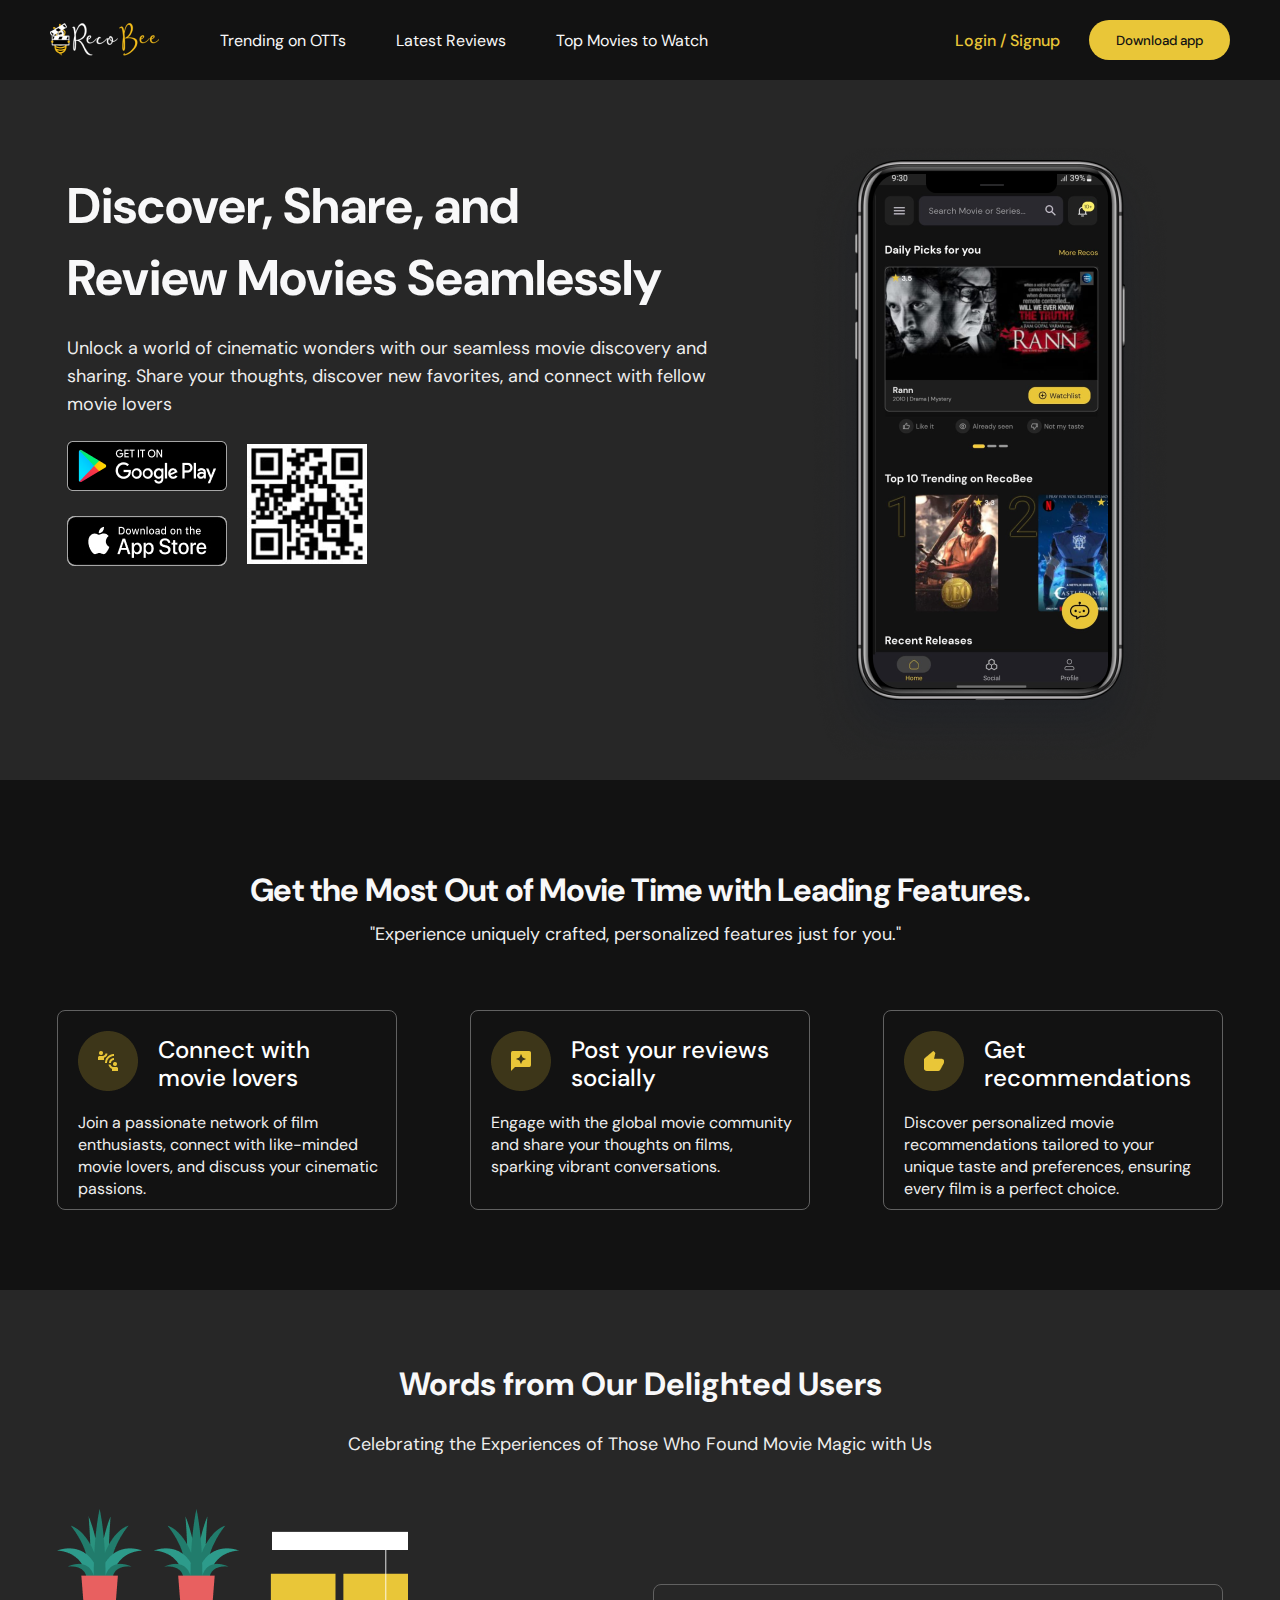
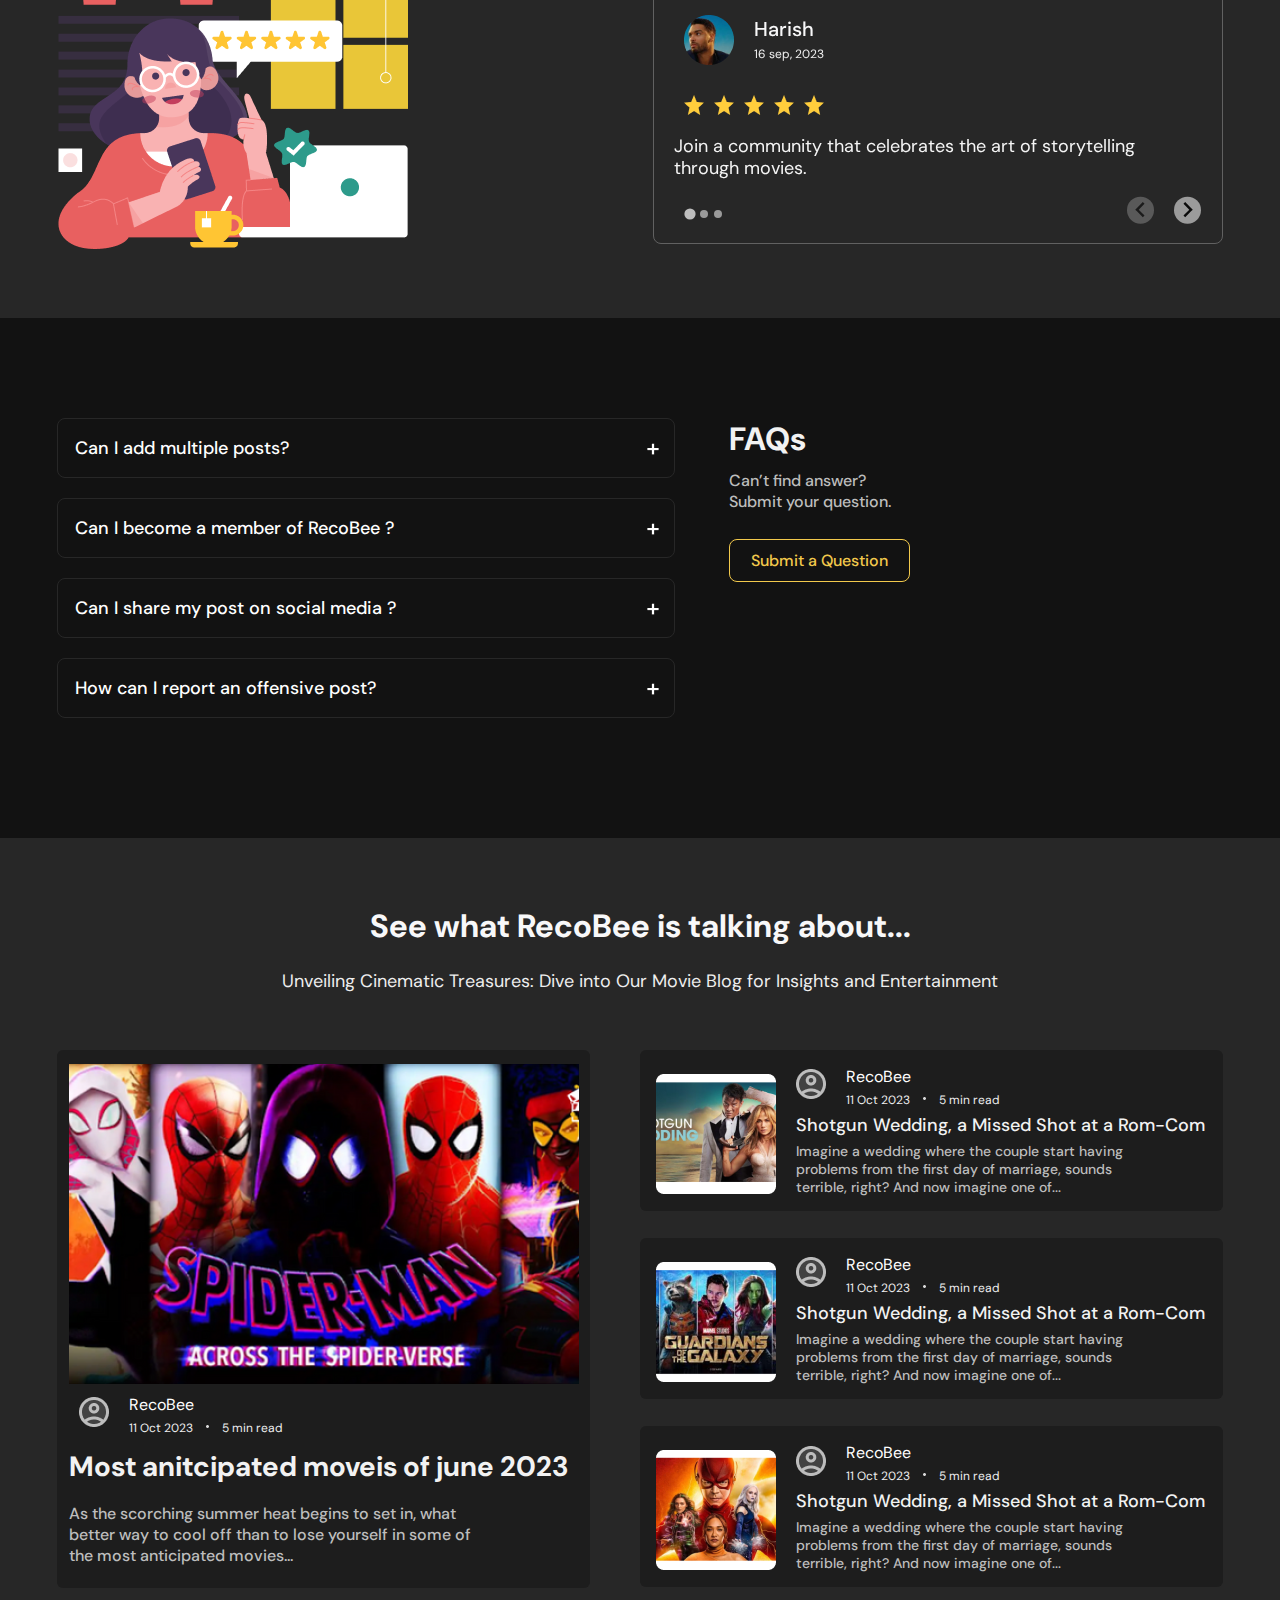
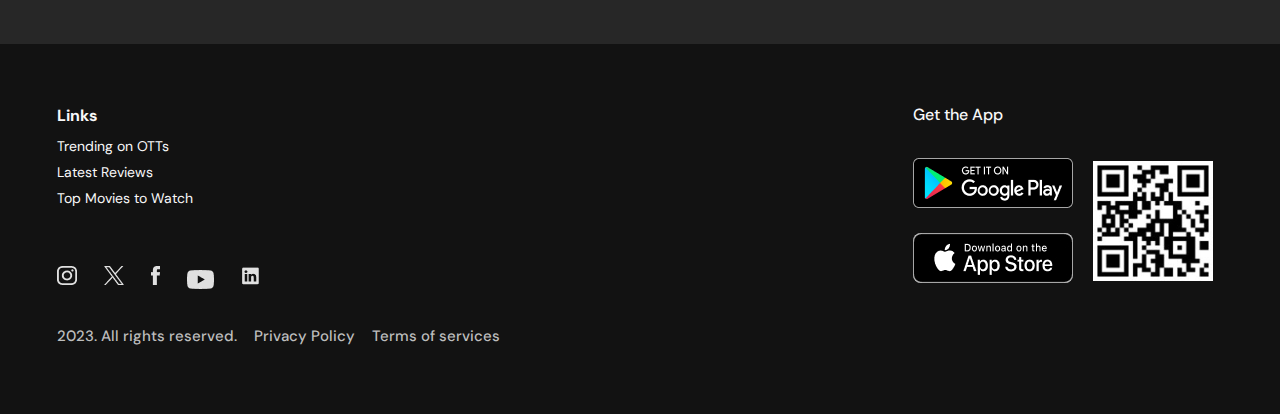
<file: index.html>
<!DOCTYPE html>
<html lang="en">
<head>
    <meta charset="UTF-8">
    <meta name="viewport" content="width=device-width, initial-scale=1.0">
    <link rel="preconnect" href="https://fonts.googleapis.com">
    <link rel="preconnect" href="https://fonts.gstatic.com" crossorigin>
    <link href="https://fonts.googleapis.com/css2?family=DM+Sans:opsz@9..40&display=swap" rel="stylesheet">
    <link rel="stylesheet" type="text/css" href="style.css">
    <link rel="stylesheet" type="text/css" href="responsive.css">               
    <!-- css CDN -->
    <link href="https://cdn.jsdelivr.net/npm/@splidejs/splide@4.1.4/dist/css/splide.min.css" rel="stylesheet">
    <title>RecoBee</title>
</head>
<body>
    <div class="layout-container">
        <div class="layout-container">
            <div class="nav-container">
                <div class="nav-image">
                    <img src="./images/nav_image/RecoBee logo.png" alt="">
                </div>
                <div class="nav-link">
                    <div class="nav-link-material">
                        <div class="nav-inr-link">
                            <a class="nav-item" target="_blank" href="https://www.google.com">Trending on OTTs</a>
                            <a class="nav-item" href="#">Latest Reviews</a>
                            <a class="nav-item" href="#">Top Movies to Watch</a>
                        </div>
                        <div class="login-signup">
                            <a class="nav-lo-sp" href="#">Login</a>
                            <span class="slash">/</span>
                            <a class="nav-lo-sp" href="#">Signup</a>
                        </div>
                    </div>
                    <div class="click-button">
                        <img  class="openIcon" src="./images/nav_image/hamburgermenu.svg" alt="">
                        <img  class="closeIcon" src="./images/nav_image/cross.png" alt="">
                    </div>
                </div>
                <div class="download-btn">
                    <button>Download app</button>
                </div>
            </div>
            <!-- main section start -->
            <div class="main-container">
                <div class="inner-main-container">
                    <div class="main-container-details">
                        <div class="main-heading">
                            <h1>Discover, Share, and <br/>Review Movies Seamlessly</h1>
                        </div>
                        <div class="main-paragraph">
                            <p>
                                Unlock a world of cinematic wonders with our seamless movie discovery and sharing. Share your thoughts, discover new favorites, and connect with fellow movie lovers
                            </p>
                        </div>
                        <div class="link-scanner">
                            <div class="two-links-image">
                                <div class="m-g-pay">
                                    <a href="#"><img src="./images/main-section-image/Store badge.png" alt=""></a>
                                </div>
                                <div class="m-app-store">
                                    <a href="#"><img src="./images/main-section-image/Store badge.jpg" alt=""></a>
                                </div>
                            </div>
                            <div class="m-scanner">
                                <img src="./images/main-section-image/Scanner.png" alt="Scanner">
                            </div>
                        </div>
                    </div>
                    <div class="main-container-image">
                        <div class="main-inner-image">
                            <img class="image-desktop" src="./images/main-section-image/PhoneMockup.png" alt="">
                            <img class="mobile-image" src="./images/main-section-image/Mobile.png" alt="">
                        </div>
                    </div>
                </div>
            </div>
            <!-- Leading features section -->
            <div class="leading-features">
                <div class="features-container">
                    <div class="fea-heading-para">
                        <h2>Get the Most Out of Movie Time with Leading Features.</h2>
                        <p>"Experience uniquely crafted, personalized features just for you."</p>
                    </div>
                    <div class="fea-three-box">
                        <div class="fea-box">
                            <div class="img-para">
                                <div class="fea-image">
                                    <img src="./images/features-images/Icon.png" alt="">
                                </div>
                                <div class="fea-para">
                                    <p>Connect with movie lovers</p>
                                </div>
                            </div>
                            <div class="fea-outer-para">
                                <p>Join a passionate network of film enthusiasts, connect with like-minded movie lovers, and discuss your cinematic passions.</p>
                            </div>
                        </div>
                        <div class="fea-box">
                            <div class="img-para">
                                <div class="fea-image">
                                    <img src="./images/features-images/Icon(1).png" alt="">
                                </div>
                                <div class="fea-para">
                                    <p>Post your reviews socially</p>
                                </div>
                            </div>
                            <div class="fea-outer-para">
                                <p>Engage with the global movie community and share your thoughts on films, sparking vibrant conversations.</p>
                            </div>
                        </div>
                        <div class="fea-box">
                            <div class="img-para">
                                <div class="fea-image">
                                    <img src="./images/features-images/Icon(2).png" alt="">
                                </div>
                                <div class="fea-para">
                                    <p>Get recommendations</p>
                                </div>
                            </div>
                            <div class="fea-outer-para">
                                <p>Discover personalized movie recommendations tailored to your unique taste and preferences, ensuring every film is a perfect choice.</p>
                            </div>
                        </div>
                    </div>
                </div>
            </div>
            <!-- Delighted Users section start -->
            <div class="delight-user-container">
                <div class="inner-user-container">
                    <div class="user-heading">
                        <h3>Words from Our Delighted Users</h3>
                        <p>Celebrating the Experiences of Those Who Found Movie Magic with Us</p>
                    </div>
                    <div class="user-boxes">
                        <div class="user-first-box">
                            <img src="./images/delight-users-img/Image.png" alt="">
                        </div>
                        <div class="testimonial-section">
                            <div class="splide">
                                <div class="splide__track">
                                    <div class="splide__list">
                                        <div class="splide__slide">
                                            <div class="card_box">
                                                <div class="card-image-heading">
                                                    <div class="card-image">
                                                        <img src="./images/delight-users-img/Profile image autolayout.png" alt="">
                                                    </div>
                                                    <div class="card-heading">
                                                        <p class="card-username">Harish</p>
                                                        <p class="card-date">16 sep, 2023</p>
                                                    </div>
                                                </div>
                                                <div class="card-stars">
                                                    <img src="./images/delight-users-img/Rating.png" alt="">
                                                </div>
                                                <div class="card-main-heading">
                                                    <p>Join a community that celebrates the art of storytelling through movies.</p>
                                                </div>
                                            </div>
                                        </div>
                                        <div class="splide__slide">
                                            <div class="card_box">
                                                <div class="card-image-heading">
                                                    <div class="card-image">
                                                        <img src="./images/delight-users-img/Profile image autolayout.png" alt="">
                                                    </div>
                                                    <div class="card-heading">
                                                        <p class="card-username">Harish</p>
                                                        <p class="card-date">16 sep, 2023</p>
                                                    </div>
                                                </div>
                                                <div class="card-stars">
                                                    <img src="./images/delight-users-img/Rating.png" alt="">
                                                </div>
                                                <div class="card-main-heading">
                                                    <p>Join a community that celebrates the art of storytelling through movies.</p>
                                                </div>
                                            </div>
                                        </div>
                                        <div class="splide__slide">
                                            <div class="card_box">
                                                <div class="card-image-heading">
                                                    <div class="card-image">
                                                        <img src="./images/delight-users-img/Profile image autolayout.png" alt="">
                                                    </div>
                                                    <div class="card-heading">
                                                        <p class="card-username">Harish</p>
                                                        <p class="card-date">16 sep, 2023</p>
                                                    </div>
                                                </div>
                                                <div class="card-stars">
                                                    <img src="./images/delight-users-img/Rating.png" alt="">
                                                </div>
                                                <div class="card-main-heading">
                                                    <p>Join a community that celebrates the art of storytelling through movies.</p>
                                                </div>
                                            </div>
                                        </div>
                                    </div>
                                </div>
                            </div>
                        </div>
                    </div>
                </div>
            </div>
            <!-- accordion section start -->
            <div class="accordion-section">
                <div class="acc-inner">
                    <div class="inner-four-acc">
                        <div class="accordion">
                            <div class="item">
                                <div class="headin-op-cl-icon">
                                    <h4>Can I add multiple posts?</h4>
                                    <div class="iconOpen">
                                        <img src="./images/accordian-images/plus.png" alt="">
                                    </div>
                                    <div class="iconClose">
                                        <img src="./images/accordian-images/remove.png" alt="">
                                    </div>
                                </div>
                                <!-- Hide-box -->
                                <div class="hidden-box">
                                    <p>
                                        Enter your answer here. Be thoughtful, write clearly and concisely, and consider adding written as well as visual examples. Go over what you’ve written to make sure that if it was the first time you were visiting the site, you’d understand your answer.
                                    </p>
                                </div>
                            </div>
                            <div class="item">
                                <div class="headin-op-cl-icon">
                                    <h4>Can I become a member of RecoBee ?</h4>
                                    <div class="iconOpen">
                                        <img src="./images/accordian-images/plus.png" alt="">
                                    </div>
                                    <div class="iconClose">
                                        <img src="./images/accordian-images/remove.png" alt="">
                                    </div>
                                </div>
                                <!-- Hide-box -->
                                <div class="hidden-box">
                                    <p>
                                        Enter your answer here. Be thoughtful, write clearly and concisely, and consider adding written as well as visual examples. Go over what you’ve written to make sure that if it was the first time you were visiting the site, you’d understand your answer.
                                    </p>
                                </div>
                            </div>
                            <div class="item">
                                <div class="headin-op-cl-icon">
                                    <h4>Can I share my post on social media ?</h4>
                                    <div class="iconOpen">
                                        <img src="./images/accordian-images/plus.png" alt="">
                                    </div>
                                    <div class="iconClose">
                                        <img src="./images/accordian-images/remove.png" alt="">
                                    </div>
                                </div>
                                <!-- Hide-box -->
                                <div class="hidden-box">
                                    <p>
                                        Enter your answer here. Be thoughtful, write clearly and concisely, and consider adding written as well as visual examples. Go over what you’ve written to make sure that if it was the first time you were visiting the site, you’d understand your answer.
                                    </p>
                                </div>
                            </div>
                            <div class="item">
                                <div class="headin-op-cl-icon">
                                    <h4>How can I report an offensive post?</h4>
                                    <div class="iconOpen">
                                        <img src="./images/accordian-images/plus.png" alt="">
                                    </div>
                                    <div class="iconClose">
                                        <img src="./images/accordian-images/remove.png" alt="">
                                    </div>
                                </div>
                                <!-- Hide-box -->
                                <div class="hidden-box">
                                    <p>
                                        Enter your answer here. Be thoughtful, write clearly and concisely, and consider adding written as well as visual examples. Go over what you’ve written to make sure that if it was the first time you were visiting the site, you’d understand your answer.
                                    </p>
                                </div>
                            </div>
                        </div>
                    </div>
                    <div class="qus-subm">
                        <div class="qus-inner-details">
                            <div class="acc-heading">
                                <h5>FAQs</h5>
                            </div>
                            <div class="acc-para">
                                <p>Can’t find answer? Submit your question.</p>
                            </div>
                            <div class="acc-submit-button">
                                <button class="acc-sub">Submit a Question</button>
                            </div>
                        </div>
                    </div>
                </div>
            </div>
            <!-- RecoBee talk about section  -->
            <div class="reco-talk-section">
                <div class="inner-about-sec">
                    <div class="reco-talk-head-para">
                        <h4>See what RecoBee is talking about...</h4>
                        <p>Unveiling Cinematic Treasures: Dive into Our Movie Blog for Insights and Entertainment</p>
                    </div>
                    <div class="talk-about-two-sec">
                        <div class="reco-first-sec">
                            <div class="reco-image">
                                <img src="./images/rb-talk-about-images/image1.png" alt="">
                            </div>
                            <div class="reco-icon-date">
                                <div class="reco-icon">
                                    <img src="./images/rb-talk-about-images/group1261.png" alt="">
                                </div>
                                <div class="reco-date">
                                    <p class="rco-name">
                                        RecoBee
                                    </p>
                                    <p class="reco-date-inner">
                                        11 Oct 2023
                                        <img src="./images/rb-talk-about-images/frame1196.png" alt="">
                                        5 min read
                                    </p>
                                </div>
                            </div>
                            <div class="reco-f-para">
                                <p>Most anitcipated moveis of june 2023</p>
                            </div>
                            <div class="reco-second-para">
                                <p>
                                    As the scorching summer heat begins to set in, what better way to cool off than to lose yourself in some of the most anticipated movies...
                                </p>
                            </div>
                        </div>
                        <div class="reco-second-sec">
                            <div class="movie-card">
                                <div class="movi-image">
                                    <img src="./images/rb-talk-about-images/image2.png" alt="">
                                </div>
                                <div class="mov-second-sec">
                                    <div class="mov-icon-date">
                                        <div class="mov-icon">
                                            <img src="./images/rb-talk-about-images/group1261.png" alt="">
                                        </div>
                                        <div class="mov-date">
                                            <p class="reco-s-name">RecoBee</p>
                                            <p class="reco-s-date">
                                                11 Oct 2023
                                                <img src="./images/rb-talk-about-images/frame1196.png" alt="">
                                                5 min read
                                            </p>
                                        </div>
                                    </div>
                                    <div class="mov-para">
                                        <p>Shotgun Wedding, a Missed Shot at a Rom-Com</p>
                                    </div>
                                    <div class="mov-second-para">
                                        <p>
                                            Imagine a wedding where the couple start having problems from the first day of marriage, sounds terrible, right? And now imagine one of...
                                        </p>
                                    </div>
                                </div>
                            </div>
                            <div class="movie-card">
                                <div class="movi-image">
                                    <img src="./images/rb-talk-about-images/image3.png" alt="">
                                </div>
                                <div class="mov-second-sec">
                                    <div class="mov-icon-date">
                                        <div class="mov-icon">
                                            <img src="./images/rb-talk-about-images/group1261.png" alt="">
                                        </div>
                                        <div class="mov-date">
                                            <p class="reco-s-name">RecoBee</p>
                                            <p class="reco-s-date">
                                                11 Oct 2023
                                                <img src="./images/rb-talk-about-images/frame1196.png" alt="">
                                                5 min read
                                            </p>
                                        </div>
                                    </div>
                                    <div class="mov-para">
                                        <p>Shotgun Wedding, a Missed Shot at a Rom-Com</p>
                                    </div>
                                    <div class="mov-second-para">
                                        <p>
                                            Imagine a wedding where the couple start having problems from the first day of marriage, sounds terrible, right? And now imagine one of...
                                        </p>
                                    </div>
                                </div>
                            </div>
                            <div class="movie-card">
                                <div class="movi-image">
                                    <img src="./images/rb-talk-about-images/image4.png" alt="">
                                </div>
                                <div class="mov-second-sec">
                                    <div class="mov-icon-date">
                                        <div class="mov-icon">
                                            <img src="./images/rb-talk-about-images/group1261.png" alt="">
                                        </div>
                                        <div class="mov-date">
                                            <p class="reco-s-name">RecoBee</p>
                                            <p class="reco-s-date">
                                                11 Oct 2023
                                                <img src="./images/rb-talk-about-images/frame1196.png" alt="">
                                                5 min read
                                            </p>
                                        </div>
                                    </div>
                                    <div class="mov-para">
                                        <p>Shotgun Wedding, a Missed Shot at a Rom-Com</p>
                                    </div>
                                    <div class="mov-second-para">
                                        <p>
                                            Imagine a wedding where the couple start having problems from the first day of marriage, sounds terrible, right? And now imagine one of...
                                        </p>
                                    </div>
                                </div>
                            </div>
                        </div>
                    </div>
                </div>
            </div>
            <!-- Footer section start  -->
            <div class="footer-section">
                <div class="inner-footer">
                    <div class="footer-two-section">
                        <div class="footer-first-sec">
                            <div class="footer-three-links">
                                <ul>
                                    <li class="f-s-link"><p>Links</p></li>
                                    <li><a href="#">Trending on OTTs</a></li>
                                    <li><a href="#">Latest Reviews</a></li>
                                    <li><a href="#">Top Movies to Watch</a></li>
                                </ul>
                            </div>
                            <div class="footer-app-links">
                                <ul>
                                    <li><a href="#"><img src="./images/footer-images/1ins.png" alt=""></a></li>
                                    <li><a href="#"><img src="./images/footer-images/2Vector.png" alt=""></a></li>
                                    <li><a href="#"><img src="./images/footer-images/3fac.png" alt=""></a></li>
                                    <li><a href="#"><img src="./images/footer-images/4youtube.png" alt=""></a></li>
                                    <li><a href="#"><img src="./images/footer-images/5linkdin.png" alt=""></a></li>
                                </ul>
                            </div>
                            <div class="footer-reserve-section">
                                <ul>
                                    <li>2023. All rights reserved.</li>
                                    <li>Privacy Policy</li>
                                    <li>Terms of services</li>
                                </ul>
                            </div>
                        </div>
                        <div class="footer-second-sec">
                            <div class="footer-heading">
                                <h6>Get the App</h6>
                            </div>
                            <div class="footer-link-scanner">
                                <div class="footer-links-image">
                                    <div class="footer-g-pay">
                                        <a href="#"><img src="./images/main-section-image/Store badge.png" alt=""></a>
                                    </div>
                                    <div class="footer-ap-store">
                                        <a href="#"><img src="./images/main-section-image/Store badge.jpg" alt=""></a>
                                    </div>
                                </div>
                                <div class="footer-scanner">
                                    <img src="./images/main-section-image/Scanner.png" alt="Scanner">
                                </div>
                            </div>
                        </div>
                    </div>
                </div>
            </div>
        </div>
    </div>
    <!-- javascript section -->

    <!-- link javascript file -->
    <script src="script.js"></script>
    
    <!-- js CDN -->
    <script src="https://cdn.jsdelivr.net/npm/@splidejs/splide@4.1.4/dist/js/splide.min.js"></script>
    <script>
        var splide = new Splide('.splide', {
            perPage: 1,
            perMove: 1,
            // type: 'loop',
            drag: 'free',
            snap: true,
            // autoplay: true,
        });
        splide.mount();
    </script>
</body>
</html>
</file>
<file: style.css>
* {
   margin: 0;
   padding: 0;
   box-sizing: border-box;
   font-family: 'DM Sans', sans-serif;
}

html {
   scroll-behavior: smooth;
}

/* Design scrollbar  */
body::-webkit-scrollbar {
   width: 8px;
}

body::-webkit-scrollbar-track {
   background-color: #121212;
}

body::-webkit-scrollbar-thumb {
   background-color: #F8F8F9;
   border-radius: 10px;
}



/* Design scrollbar */

.layout-container {
   width: 100%;
}

/* navbar section */

.nav-container {
   width: 100%;
   height: 80px;
   background: #121212;
   display: flex;
   justify-content: center;
   align-items: center;
   position: relative;
}

.nav-image {
   position: absolute;
   top: 16px;
   left: 50px;
}

.nav-image img {
   width: 109px;
   height: 47px;
}

.nav-link-material {
   display: flex;
   justify-content: space-between;
   align-items: center;
}

.nav-inr-link {
   width: 488px;
   float: left;
   display: flex;
   justify-content: space-between;
   align-items: center;
   position: absolute;
   left: 220px;

}

.nav-inr-link .nav-item {
   font-size: 16px;
   font-style: normal;
   font-weight: 400;
   color: #F8F8F9;
   text-decoration: none;
   transition: all .3s linear;
}

.nav-inr-link .nav-item:hover {
   border-radius: 8px;
   padding: 5px 15px;
   border:1.5px solid #F8F8F9;
   color: #F8F8F9;
   outline: none;
}

.login-signup {
   position: absolute;
   right: 220px;
}

.nav-link .login-signup .nav-lo-sp {
   font-size: 16px;
   font-style: normal;
   font-weight: 500;
   color: #E9C638;
   text-decoration: none;
   transition: all .2s linear;

}

.nav-link .login-signup .nav-lo-sp:hover{
   border: 1.5px solid #E9C638;
   padding: 5px 15px;
   border-radius: 8px;
}

.nav-link .login-signup .slash{
   font-size: 16px;
   font-style: normal;
   font-weight: 500;
   color: #E9C638;
  }

.download-btn button {
   width: 141px;
   height: 40px;
   font-weight: 14px;
   color: #121212;
   font-style: normal;
   font-weight: 500;
   border-radius: 20px;
   background-color: #E9C638;
   border: none;
   outline: none;
   cursor: pointer;
   transition: all .3s linear;
}

.download-btn button:hover{
   border: 1.5px solid #E9C638;
   background-color: #121212;
   color:  #E9C638;
}

.download-btn {
   position: absolute;
   right: 50px;
   top: 20px;
}

.click-button {
   position: absolute;
   right: 30px;
   top: 30px;
   display: none;
}

/*===========================
   Main section start
 ===========================*/

.main-container {
   width: 100%;
   height: 700px;
   background-color: #272727;
   display: flex;
   justify-content: center;
   align-items: center;
}

.inner-main-container {
   width: 1166px;
   height: 540px;
   display: flex;
   justify-content: center;
   align-items: center;
}

/* Details section */

.inner-main-container .main-container-details {
   width: 60%;
   height: 540px;
}

.main-container-details .main-heading {
   width: 100%;
   display: flex;
   align-items: center;
}


.main-container-details .main-heading h1 {
   font-size: 50px;
   font-weight: 700;
   line-height: 72px;
   word-wrap: break-word;
   color: #F8F8F9;
   font-style: normal;
   padding: 10px;
}

.main-container-details .main-paragraph p {
   font-size: 18px;
   font-weight: 400;
   padding: 10px;
   line-height: 28px;
   font-style: normal;
   color: #EEE;
   word-wrap: break-word;
}

.main-container-details .link-scanner {
   width: 100%;
   height: 123px;
   display: flex;
   align-items: center;
   margin: 16px 10px;
}

.link-scanner .two-links-image .m-app-store img {
   border-radius: 8px;
}

.m-g-pay {
   padding-bottom: 10px;
   transition: all .3s linear;
}

.m-app-store {
   padding-top: 10px;
   transition: all .3s linear;
}

.main-container-details .link-scanner .two-links-image {
   display: flex;
   flex-direction: column;
   align-items: center;
   cursor: pointer;
}

.main-container-details .link-scanner .m-scanner {
   padding: 0 20px;
   margin-top: 1px;
}

/* Image section 
------------------ */

.inner-main-container .main-container-image {
   width: 40%;
   height: 540px;
   display: flex;
   justify-content: center;
   align-items: center;
   position: relative;
}

.inner-main-container .main-inner-image img {
   margin-top: 52px;
}

/* Mobile image below  */

.main-inner-image .mobile-image {
   display: none;
}


/*===========================
    Leading features section
 ===========================*/

.leading-features {
   width: 100%;
   height: 510px;
   background-color: #121212;
   display: flex;
   justify-content: center;
   align-items: center;
}

.leading-features .features-container {
   width: 1166px;
   height: 350px;
   display: flex;
   flex-direction: column;
   justify-content: space-between;
   align-items: center;
}

.fea-heading-para {
   width: 100%;
   text-align: center;
}

.fea-heading-para h2 {
   font-size: 32px;
   font-weight: 700;
   font-style: normal;
   line-height: 60px;
   letter-spacing: -0.8px;
   color: #F8F8F9;
   word-wrap: break-word;

}

.fea-heading-para p {
   font-size: 18px;
   font-weight: 400;
   font-style: normal;
   line-height: 28px;
   word-wrap: break-word;
   color: #EEE;
   padding-right: 10px;
}

.fea-three-box {
   height: 200px;
   width: 1166px;
   display: flex;
   justify-content: space-between;
   align-items: center;
}

.fea-three-box .fea-box {
   width: 340px;
   height: 200px;
   border-radius: 8px;
   border: 0.2px solid #616161;
   padding: 10px;
   transition: all .3s linear;
}

.fea-three-box .fea-box:hover{
   background-color: #272727;
}

.img-para {
   width: 100%;
   display: flex;
   justify-content: space-between;
   align-items: center;
}

.img-para .fea-para p {
   font-size: 24px;
   font-weight: 500;
   line-height: 28px;
   font-style: normal;
   color: #FFF;
   word-wrap: break-word;
   padding: 10px;
}

.fea-box .fea-outer-para p {
   font-size: 16px;
   font-weight: 400;
   font-style: normal;
   line-height: 22px;
   color: #EEE;
   padding: 6px 5px 6px 10px;
}


/*===============================
    Delighted Users section start
 =================================*/

.delight-user-container {
   width: 100%;
   height: 628px;
   background: #272727;
   display: flex;
   justify-content: center;
   align-items: center;
}

.delight-user-container .inner-user-container {
   width: 1166px;
   height: 500px;
   display: flex;
   flex-direction: column;
   justify-content: space-between;
   align-items: center;
}

.user-boxes {
   width: 1166px;
   display: flex;
   justify-content: space-between;
   position: relative;
}

.user-heading {
   width: 100%;
   text-align: center;
   margin-bottom: 30px;
}

.user-heading h3 {
   color: #F8F8F9;
   text-align: center;
   font-size: 32px;
   font-style: normal;
   font-weight: 700;
   line-height: 60px;
   word-wrap: break-word;
}

.user-heading p {
   color: #EEE;
   text-align: center;
   font-size: 18px;
   font-style: normal;
   font-weight: 400;
   line-height: 60px;
   word-wrap: break-word;
}


.testimonial-section {
   width: 570px;
   height: 260px;
   border-radius: 8px;
   border: 0.2px solid #616161;
   padding: 10px;
   transition: all .3s linear;
   margin-top: 75px;
}

.testimonial-section:hover{
   background-color: #121212;
   border: none;
   outline: none;
}

.card-image-heading {
   display: flex;
   justify-content: start;
   align-items: center;
}

.card-image-heading .card-image {
   padding: 10px;
}

.card-heading .card-username {
   font-size: 20px;
   font-style: normal;
   font-weight: 500;
   line-height: 28px;
   color: #F8F8F9;
}

.card-heading .card-date {
   font-size: 12px;
   font-style: normal;
   font-weight: 400;
   line-height: 22px;
   color: #EEE;
}

.card-stars {
   margin: 0 10px;
}

.card-main-heading {
   margin: 10px;
}

.card-main-heading p {
   font-size: 18px;
   font-style: normal;
   font-weight: 400;
   line-height: 22px;   
   color: #F5F5F5;
   word-wrap: break-word;
}


.splide__arrows {
   width: 100px;
   position: relative;
   bottom: -215px;
   left: 450px;
}


.splide__pagination {
   width: 80px;
   position: relative;
   top: 210px;
   right: -400px;
}

/* =============================
      Accordion Section start
================================== */

.accordion-section {
   width: 100%;
   background: #121212;
   display: flex;
   justify-content: center;
   align-items: center;
   padding: auto;
   position: relative;
}

.acc-inner {
   width: 1166px;
   display: flex;
   justify-content: center;
   align-items: start;
   margin: 100px 0;
   position: relative;
}

/* four accordian */
.inner-four-acc {
   width: 53%;
   background-color: #121212;
}

.item {
   margin-bottom: 20px;
   border-radius: 8px;
   border: 1px solid #272727;
   cursor: pointer;
   transition: all 0.5s linear;
   position: relative;
}


.item:hover {
   background: #272727;
}

.accordion {
   width: 100%;
   height: 100%;
   display: flex;
   flex-direction: column;
   justify-content: space-between;
}

.headin-op-cl-icon {
   position: relative;
}


.headin-op-cl-icon h4 {
   position: relative;
   color: #FFF;
   font-size: 18px;
   font-style: normal;
   font-weight: 500;
   line-height: normal;
   padding: 17px;
}


.iconOpen {
   position: absolute;
   top: 20px;
   right: 15px;
}

.iconClose {
   position: absolute;
   top: 15px;
   right: 15px;
}

.hidden-box {
   display: none;
   padding: 10px 15px;
}

.hidden-box p {
   color: #EEE;
   font-size: 16px;
   font-style: normal;
   font-weight: 400;
   line-height: normal;
}

.active .hidden-box {
   display: block;
}

/* four accordian */

.qus-subm {
   width: 47%;
   height: 100%;
   position: relative;
}

.qus-inner-details {
   width: auto;
   position: inherit;
   padding-left: 8%;
}

.acc-heading h5 {
   font-size: 32px;
   font-weight: 700;
   font-style: normal;
   line-height: normal;
   color: #F2F2F2;
   margin: 0 10px;
}


.acc-para {
   width: 167px;
   height: 49px;
   margin: 10px;
}

.acc-para p {
   color: #BDBDBD;
   font-size: 16px;
   font-style: normal;
   font-weight: 500;
   line-height: normal;
}

.acc-submit-button .acc-sub:hover {
   background-color: #F2C94C;
   color: #121212;
   border: none;
   outline: none;
}

.acc-submit-button .acc-sub {
   width: 181px;
   height: 42.569px;
   color: #F2C94C;
   font-size: 16px;
   font-style: normal;
   font-weight: 500;
   line-height: normal;
   background-color: #121212;
   border-radius: 8px;
   border: 1px solid #F2C94C;
   margin: 10px;
   cursor: pointer;
   transition: all .3s linear;
}

/* =============================
      RecoBee talk about section
================================== */

.reco-talk-section {
   width: 100%;
   height: 806px;
   background: #272727;
   display: flex;
   justify-content: center;
   align-items: center;
}

.inner-about-sec {
   width: 1166px;
   height: 693px;
   display: flex;
   justify-content: space-between;
   align-items: center;
   flex-direction: column;
}

.reco-talk-head-para {
   width: 100%;
   text-align: center;
}

.reco-talk-head-para h4 {
   color: #F8F8F9;
   font-size: 32px;
   font-style: normal;
   font-weight: 700;
   line-height: normal;
   padding: 10px;
   word-wrap: break-word;
}

.reco-talk-head-para p {
   color: #EEE;
   text-align: center;
   font-size: 18px;
   font-style: normal;
   font-weight: 400;
   line-height: 28px;
   padding: 10px;
   word-wrap: break-word;
}

.talk-about-two-sec {
   width: 100%;
   height: 538px;
   display: flex;
   justify-content: center;
   align-items: center;
}

.talk-about-two-sec .reco-first-sec {
   width: 45.7%;
   height: 100%;
   border-radius: 6px;
   background: #1D1D1D;
   display: flex;
   justify-content: center;
   flex-direction: column;
   align-items: start;
   padding: 12px;
   margin-right: 4.3%;
   transition: all .3s linear;
}

.talk-about-two-sec .reco-first-sec:hover{
   background: #272727;
   border: 1.5px solid #1D1D1D;
}


.reco-image {
   width: 510px;
   height: 320px;
   position: relative;
   margin-bottom: 10px;
   padding-top: 10px;
}

.reco-image .img {
   width: 100%;
   height: 100%;
}

.reco-icon-date {
   margin: 10px;
   display: flex;
   justify-content: center;
   align-items: center;
}

.reco-date {
   margin: 0 20px;
}

.reco-date .rco-name {
   font-size: 16px;
   font-style: normal;
   font-weight: 400;
   color: #FFF;
   line-height: normal;
}


.reco-date .reco-date-inner {
   color: #EEE;
   font-size: 12px;
   font-style: normal;
   font-weight: 400;
   line-height: normal;
   position: relative;
}

.reco-date .reco-date-inner img {
   margin-bottom: -6px;
}

.reco-f-para p {
   color: #F2F2F2;
   font-size: 28px;
   font-style: normal;
   font-weight: 700;
   line-height: normal;
   margin-top: 2px;
}

.reco-second-para {
   width: 80%;
}

.reco-second-para p {
   color: #BDBDBD;
   font-size: 16px;
   font-style: normal;
   font-weight: 500;
   line-height: normal;
   padding: 18px 0;
}

/* reco second section
----------------------- */
.talk-about-two-sec .reco-second-sec {
   width: 50%;
   height: 100%;
   display: flex;
   justify-content: space-between;
   align-items: center;
   flex-direction: column;
}


.movie-card {
   width: 100%;
   height: 30%;
   border-radius: 6px;
   background: #1D1D1D;
   display: flex;
   justify-content: start;
   padding: 16px;
   transition: all .3s linear;
}

.movie-card:hover{
   background-color: #272727;
   border: 1.5px solid #1D1D1D;
}

.movi-image {
   margin-top: 8px;
}

.mov-second-sec {
   margin-left: 20px;
}

.mov-icon-date {
   display: flex;
   justify-content: start;
   align-items: center;
}

.mov-date {
   margin-left: 20px;
   position: relative;
}

.mov-date .reco-s-name {
   color: #FFF;
   font-size: 16px;
   font-style: normal;
   font-weight: 400;
   line-height: normal;
}

.reco-s-date {
   color: #EEE;
   font-size: 12px;
   font-style: normal;
   font-weight: 400;
   line-height: normal;
}

.reco-s-date img {
   margin-bottom: -6px;
}

.mov-para {
   margin: 5px 0;
}

.mov-para p {
   color: #F2F2F2;
   font-size: 18px;
   font-style: normal;
   font-weight: 500;
   line-height: normal;
}

.mov-second-para {
   width: 85%;
}

.mov-second-para p {
   color: #BDBDBD;
   font-size: 14px;
   font-style: normal;
   font-weight: 500;
   line-height: normal;
}

/* =============================
      Footer section start
================================== */

.footer-section {
   width: 100%;
   height: 370px;
   background-color: #121212;
   display: flex;
   justify-content: center;
   align-items: center;
}

.inner-footer {
   width: 1166px;
   height: 250px;
   position: relative;
}

.footer-two-section {
   width: 100%;
   height: 100%;
   display: flex;
   justify-content: center;
   align-items: center;
}

/* footer first section */
.footer-first-sec {
   width: 50%;
   height: 100%;
}

.footer-three-links {
   width: 100%;
   text-decoration: none;
   margin-bottom: 20px;
}

.footer-three-links ul li {
   line-height: 16px;
   padding-bottom: 10px;
}

.footer-three-links ul li a {
   text-decoration: none;
   color: #F8F8F9;
   font-size: 14px;
   font-style: normal;
   font-weight: 400;
   line-height: 16px;
}

.footer-three-links .f-s-link {
   color: #F8F8F9;
   font-size: 16px;
   font-style: normal;
   font-weight: 700;
   line-height: 24px;
}

.footer-three-links ul {
   list-style: none;
}

.footer-app-links {
   padding-top: 30px;
}

.footer-app-links ul li {
   padding-right: 27px;
}

.footer-app-links ul {
   list-style: none;
   display: flex;
   justify-content: start;
   align-items: start;
}

.footer-app-links a {
   text-decoration: none;
}


.footer-reserve-section {
   margin-top: 28px;
}

.footer-reserve-section ul {
   list-style-type: none;
   display: flex;
   justify-content: start;
   align-items: start;
}

.footer-reserve-section ul li {
   color: #BDBDBD;
   font-size: 15px;
   font-style: normal;
   font-weight: 500;
   line-height: normal;
   padding-right: 17px;
}


/* footer second section */

.footer-second-sec {
   width: 50%;
   height: 100%;
}

.footer-heading h6 {
   color: #F8F8F9;
   font-size: 16px;
   font-style: normal;
   font-weight: 500;
   line-height: normal;
   width: 100%;
   text-align: end;
   padding-right: 220px;
   padding-bottom: 23px;
}


.footer-link-scanner {
   width: 100%;
   display: flex;
   justify-content: end;
   align-items: center;
}

.footer-g-pay {
   padding: 10px;
}

.footer-ap-store {
   padding: 10px;
}

.footer-ap-store img {
   border-radius: 8px;
}

.footer-scanner {
   padding: 10px;
}
</file>
<file: responsive.css>
* {
   margin: 0;
   padding: 0;
   box-sizing: border-box;
   font-family: 'DM Sans', sans-serif;
}



/* =====================
     Navbar section
===================== */

@media (max-width: 1100px) {
   .nav-container {
      width: 100%;
      height: 51px;
      background: #121212;
      display: flex;
      justify-content: center;
      align-items: center;
      position: relative;
   }


   .nav-image {
      position: absolute;
      top: 6px;
      left: 25px;
   }

   .nav-image img {
      width: 100px;
      height: 40px;
   }

   .nav-link-material {
      position: relative;
   }

   .nav-link-material {
      width: 100%;
      height: 151.91px;
      position: absolute;
      top: 51px;
      left: 0;
      background-color: #121212;
      display: flex;
      justify-content: start;
      align-items: start;
      display: none;
   }

   .active .nav-link-material {
      display: block;
      z-index: 10;
   }


   .nav-inr-link {
      width: 100%;
      display: flex;
      justify-content: start;
      flex-direction: column;
      align-items: start;
      position: absolute;
      top: 0;
      left: 0;
   }

   .nav-inr-link .nav-item {
      width: 100%;
      padding: 10px 20px;
      color: #F8F8F9;
      font-size: 16px;
      font-style: normal;
      font-weight: 400;
      line-height: 28px;
      border: 1px solid #272727;
      transition: all .3s linear;
   }


   .slash {
      display: none;
   }


   .login-signup {
      position: absolute;
      right: 220px;
   }

   .login-signup .nav-lo-sp {
      display: none;
   }


   .download-btn button {
      width: 120px;
      height: 30px;
      font-weight: 10px;
      color: #121212;
      font-style: normal;
      font-weight: 400;
      border-radius: 20px;
      background-color: #E9C638;
      border: none;
      outline: none;
      cursor: pointer;
   }

   .download-btn {
      position: absolute;
      right: 60px;
      top: 12px;
   }

   .click-button {
      display: flex;
      position: absolute;
      right: 25px;
      top: 20px;
   }

   .click-button .closeIcon {
      display: none;
      z-index: 1000;
   }

}



/* ======================
    Media query 1266px 
 ====================== */
@media (max-width: 1266px) {

   .main-container {
      width: 100%;
      height: auto;
      background-color: #272727;
      display: flex;
      justify-content: center;
      align-items: center;
   }

   .inner-main-container {
      width: 90%;
      margin: 80px 0;
      display: flex;
      justify-content: center;
      align-items: center;
   }

   .inner-main-container .main-container-details {
      width: 60%;
      height: 100%;
   }

   .main-container-details .main-heading {
      width: 100%;
      display: flex;
      align-items: center;
   }

   .leading-features {
      width: 100%;
      height: auto;
      background-color: #121212;
      display: flex;
      justify-content: center;
      align-items: center;
      position: relative;
   }

   .leading-features .features-container {
      width: 95%;
      height: auto;
      margin: 80px 0;
      position: relative;
   }

   .fea-heading-para {
      width: 100%;
      text-align: center;
      margin-bottom: 60px;
   }

   .fea-three-box {
      width: 100%;
      height: auto;
      display: flex;
      justify-content: space-between;
      flex-wrap: wrap;
   }

   .fea-three-box .fea-box {
      width: 45%;
      height: 200px;
      border-radius: 8px;
      border: 0.2px solid #616161;
      padding: 10px;
      transition: all .3s linear;
      margin: 20px;
   }

   .img-para {
      width: 100%;
      display: flex;
      justify-content: start;
      align-items: center;
   }

   .delight-user-container {
      width: 100%;
      height: auto;
      background: #272727;
      display: flex;
      justify-content: center;
      align-items: center;
   }

   .delight-user-container .inner-user-container {
      width: 90%;
      height: auto;
      display: flex;
      flex-direction: column;
      justify-content: space-between;
      align-items: center;
      margin-top: 65px;
      margin-bottom: 140px;
   }

   .user-boxes {
      width: 100%;
      display: flex;
      justify-content: space-between;
      position: relative;
   }

   .user-heading {
      width: 100%;
      text-align: center;
      margin-bottom: 30px;
   }

   .user-first-box {
      margin-right: 50px;
   }

   .accordion-section {
      width: 100%;
      background: #121212;
      display: flex;
      justify-content: center;
      align-items: center;
      padding: auto;
      position: relative;
   }

   .acc-inner {
      width: 90%;
      display: flex;
      justify-content: center;
      align-items: start;
      margin: 100px 0;
      position: relative;
   }

   .inner-four-acc {
      width: 53%;
      background-color: #121212;
   }

   .reco-talk-section {
      width: 100%;
      height: auto;
      background: #272727;
      display: flex;
      justify-content: center;
      align-items: center;
   }

   .inner-about-sec {
      width: 90%;
      height: auto;
      display: flex;
      justify-content: space-between;
      align-items: center;
      flex-direction: column;
      margin-top: 35px;
      margin-bottom: 50px;
   }

   .reco-talk-head-para {
      width: 100%;
      height: auto;
      text-align: center;
      margin-bottom: 50px;
   }

   .talk-about-two-sec {
      width: 100%;
      height: auto;
      display: flex;
      justify-content: space-between;
      align-items: start;
      margin: 40px 0;
   }

   .talk-about-two-sec .reco-first-sec {
      flex-basis: 48%;
      height: 100%;
      border-radius: 6px;
      background: #1D1D1D;
      display: flex;
      justify-content: center;
      flex-direction: column;
      align-items: start;
      padding: 12px;
      transition: all .3s linear;
      margin-right: 0;
      margin-bottom: 40px;
   }

   .reco-image {
      width: 100%;
      height: auto;
      position: relative;
      margin-bottom: 10px;
   }

   .reco-image img {
      width: 100%;
      height: 100%;
      object-fit: cover;
   }

   .talk-about-two-sec .reco-second-sec {
      flex-basis: 48%;
      height: auto;
      display: flex;
      justify-content: space-between;
      align-items: center;
      flex-direction: column;
   }

   .movie-card {
      width: 100%;
      height: auto;
      border-radius: 6px;
      background: #1D1D1D;
      display: flex;
      justify-content: start;
      padding: 16px;
      transition: all .3s linear;
      margin-bottom: 20px;
   }

   .mov-second-sec {
      margin-left: 20px;
      margin-top: 10px;
   }

   .footer-section {
      width: 100%;
      background-color: #121212;
      display: flex;
      justify-content: center;
      align-items: center;
   }

   .inner-footer {
      width: 90%;
      margin-top: 50px;
      margin-bottom: 50px;
      position: relative;
   }

}



@media(max-width: 1080px) {
   .user-boxes {
      width: 100%;
      height: auto;
      display: flex;
      justify-content: space-between;
      flex-wrap: wrap;
      position: relative;
   }

   .user-first-box {
      margin-right: 0;
      margin-bottom: 40px;
      width: 100%;
      text-align: center;
   }

   .user-heading {
      width: 110%;
      text-align: center;
      margin-bottom: 30px;
   }

   .testimonial-section {
      width: 100%;
      height: 260px;
      border-radius: 8px;
      border: 0.2px solid #616161;
      padding: 10px 30px 10px 10px;
      transition: all .3s linear;
      margin-top: 0;
   }

   .user-heading h3 {
      color: #F8F8F9;
      text-align: center;
      font-size: 32px;
      font-style: normal;
      font-weight: 700;
      line-height: 80px;
      word-wrap: break-word;
   }

   .user-heading p {
      color: #EEE;
      text-align: center;
      font-size: 18px;
      font-style: normal;
      font-weight: 400;
      line-height: 30px;
      word-wrap: break-word;
   }

   .card-heading .card-date {
      font-size: 12px;
      font-style: normal;
      font-weight: 400;
      line-height: 22px;
      color: #EEE;
   }

   .card-main-heading p {
      font-size: 18px;
      font-style: normal;
      font-weight: 400;
      line-height: 22px;
      color: #F5F5F5;
      word-wrap: break-word;
      height: 40px;
   }

   .splide__arrows {
      width: 100px;
      position: absolute;
      bottom: -21%;
      left: 85%;
      margin-right: 40px;
      display: flex;
      justify-content: start;
      align-items: start;
      padding: 15px 0;
   }


   .splide__pagination {
      width: 80px;
      position: relative;
      top: 210px;
      right: -400px;
   }

}


/* ====================
     Media query 900px
======================== */
@media (max-width: 900px) {

   .main-container {
      width: 100%;
      height: auto;
      background-color: #272727;
      display: flex;
      justify-content: center;
      align-items: center;
   }

   .inner-main-container {
      width: 90%;
      height: auto;
      margin-top: 30px;
      margin-bottom: 80px;
      display: flex;
      justify-content: start;
      align-items: center;
      flex-wrap: wrap;
   }

   .inner-main-container .main-container-details {
      width: 100%;
      height: 100%;
   }

   .main-container-details .main-heading {
      width: 100%;
      display: flex;
      align-items: center;
   }

   .inner-main-container .main-container-image {
      width: 100%;
      height: auto;
      display: flex;
      justify-content: center;
      align-items: center;
      position: relative;
   }

   .inner-main-container .main-inner-image img {
      margin-top: 50px;
   }

   .leading-features .features-container {
      width: 95%;
      height: auto;
      margin: 80px 0;
      position: relative;
   }

   .fea-heading-para {
      width: 100%;
      text-align: center;
      margin-bottom: 60px;
   }

   .fea-three-box {
      width: 100%;
      height: auto;
      display: flex;
      justify-content: space-between;
      flex-wrap: wrap;
   }

   .fea-three-box .fea-box {
      width: 100%;
      height: 200px;
      border-radius: 8px;
      border: 0.2px solid #616161;
      padding: 10px;
      transition: all .3s linear;
      margin-bottom: 40px;
   }

   .accordion-section {
      width: 100%;
      background: #121212;
      display: flex;
      justify-content: center;
      align-items: center;
      position: relative;
   }

   .acc-inner {
      width: 90%;
      display: flex;
      justify-content: center;
      align-items: start;
      flex-wrap: wrap;
      margin: 100px 0;
      position: relative;
   }

   .inner-four-acc {
      width: 100%;
      background-color: #121212;

   }

   .qus-subm {
      width: 100%;
      height: 100%;
      position: static;
      padding: 20px 0;
   }

   .qus-inner-details {
      width: 100%;
      height: auto;
      position: inherit;
      padding-left: 0;
   }

   .acc-heading {
      display: block;
      position: absolute;
      top: -60px;
      left: 0;
   }

   .acc-heading h5 {
      font-size: 32px;
      font-weight: 700;
      font-style: normal;
      line-height: normal;
      color: #F2F2F2;
      margin: 0 10px;
   }

   .acc-para {
      width: 100%;
      height: auto;
      margin: 10px;
   }


   .reco-talk-section {
      width: 100%;
      height: auto;
      background: #272727;
      display: flex;
      justify-content: center;
      align-items: center;
   }

   .inner-about-sec {
      width: 90%;
      height: auto;
      display: flex;
      justify-content: center;
      align-items: center;
      flex-direction: column;
      margin-top: 35px;
      margin-bottom: 50px;
   }

   .reco-talk-head-para {
      width: 100%;
      height: auto;
      text-align: center;
      margin-bottom: 50px;
   }

   .talk-about-two-sec {
      width: 100%;
      height: auto;
      display: flex;
      justify-content: center;
      flex-direction: column;
      align-items: start;
      margin: 40px 0;
   }

   .talk-about-two-sec .reco-first-sec {
      width: 100%;
      flex-basis: 0;
      height: 100%;
      border-radius: 6px;
      background: #1D1D1D;
      display: flex;
      justify-content: center;
      flex-direction: column;
      align-items: start;
      padding: 12px;
      transition: all .3s linear;
      margin-right: 0;
      margin-bottom: 40px;
   }

   .reco-icon-date {
      margin: 10px;
      display: flex;
      justify-content: center;
      align-items: center;
   }

   .reco-date {
      margin: 0 20px;
   }

   .reco-date .reco-date-inner img {
      margin-bottom: -6px;
   }

   .reco-f-para p {
      color: #F2F2F2;
      font-size: 28px;
      font-style: normal;
      font-weight: 700;
      line-height: normal;
      margin-top: 2px;
   }

   .reco-second-para {
      width: 80%;
   }


   .talk-about-two-sec .reco-second-sec {
      width: 100%;
      height: auto;
      display: flex;
      justify-content: space-between;
      align-items: center;
      flex-direction: column;
      flex-basis: 0;
   }


   .movie-card {
      width: 100%;
      height: auto;
      border-radius: 6px;
      background: #1D1D1D;
      display: flex;
      justify-content: start;
      padding: 16px;
      transition: all .3s linear;
      margin-bottom: 20px;
   }

   .mov-second-para {
      width: 85%;
   }

   .footer-section {
      width: 100%;
      height: auto;
      background-color: #121212;
      display: flex;
      justify-content: center;
      align-items: center;
   }

   .inner-footer {
      width: 90%;
      height: auto;
      margin-top: 50px;
      margin-bottom: 50px;
      position: relative;
      padding-bottom: 40px;
   }

   .footer-two-section {
      width: 100%;
      height: 100%;
      display: flex;
      justify-content: center;
      flex-direction: column;
      align-items: center;
   }

   .footer-first-sec {
      width: 100%;
      height: 100%;
   }

   .footer-three-links {
      width: 100%;
      text-decoration: none;
      margin-bottom: 20px;
   }

   .footer-three-links ul li {
      line-height: 16px;
      padding-bottom: 10px;
   }

   .footer-three-links ul li a {
      text-decoration: none;
      color: #F8F8F9;
      font-size: 14px;
      font-style: normal;
      font-weight: 400;
      line-height: 16px;
   }

   .footer-three-links .f-s-link {
      color: #F8F8F9;
      font-size: 16px;
      font-style: normal;
      font-weight: 700;
      line-height: 24px;
   }

   .footer-three-links ul {
      list-style: none;
   }

   .footer-app-links {
      display: flex;
      justify-content: center;
      align-items: center;
      padding-bottom: 10px;
   }

   .footer-app-links ul li {
      padding-right: 30px;
   }

   .footer-app-links ul {
      list-style: none;
      display: flex;
      justify-content: center;
      align-items: center;
   }

   .footer-reserve-section {
      width: 100%;
      height: auto;
      margin-top: 28px;
      position: absolute;
      bottom: 0;
      left: 0;
      display: flex;
      justify-content: center;
      align-items: center;
   }

   .footer-reserve-section ul {
      list-style-type: none;
      display: flex;
      justify-content: center;
      align-items: center;
      flex-wrap: wrap;
   }

   .footer-reserve-section ul li {
      color: #BDBDBD;
      font-size: 15px;
      font-style: normal;
      font-weight: 500;
      line-height: normal;
      padding-right: 17px;
      padding-bottom: 10px;
   }


   /* footer second section */

   .footer-second-sec {
      width: 100%;
      height: 100%;
   }

   .footer-heading h6 {
      display: none;
   }


   .footer-link-scanner {
      width: 100%;
      display: flex;
      justify-content: center;
      align-items: center;
   }


   .footer-links-image {
      width: 100%;
      display: flex;
      justify-content: center;
      align-items: center;
   }

   .footer-scanner {
      padding: 10px;
      display: none;
   }


}


/* ====================
     Media query 500px
======================== */
@media (max-width: 500px) {

   .inner-main-container {
      width: 95%;
      height: auto;
      margin-top: 20px;
      margin-bottom: 60px;
      display: flex;
      justify-content: start;
      align-items: center;
      flex-wrap: wrap;
   }

   .inner-main-container .main-container-details {
      width: 100%;
      height: 100%;
      margin-right: 0;
      margin-bottom: 47.8px;
   }

   .main-container-details .main-heading h1 {
      font-size: 32px;
      font-weight: 700;
      line-height: 36px;
      word-wrap: break-word;
      color: #F8F8F9;
      font-style: normal;
      padding-bottom: 10px;
   }

   .main-container-details .main-paragraph p {
      font-size: 14px;
      font-weight: 400;
      padding-bottom: 10px;
      line-height: 16px;
      font-style: normal;
      color: #EEE;
      word-wrap: break-word;
   }

   .main-container-details .link-scanner {
      width: 100%;
      height: auto;
      display: flex;
      align-items: center;
      justify-content: center;
      margin: 16px 0;
   }

   .main-container-details .link-scanner .two-links-image {
      width: 100%;
      display: flex;
      flex-direction: row;
      align-items: center;
      justify-content: space-evenly;
      cursor: pointer;
   }

   .m-g-pay {
      padding-bottom: 0;
   }

   .m-app-store {
      padding-top: 0;
   }

   .main-container-details .link-scanner .m-scanner {
      display: none;
   }

   .inner-main-container .main-container-image {
      width: 100%;
      height: auto;
      display: flex;
      justify-content: center;
      align-items: center;
      position: relative;
   }

   .inner-main-container .main-inner-image .image-desktop {
      margin-top: 0;
      display: none;
   }

   .inner-main-container .main-inner-image .mobile-image {
      width: 100%;
      display: block;
      margin: 0;
   }

   .inner-main-container .main-inner-image .mobile-image img {
      width: 100%;
   }



   /* main section end ------------------- */


   .leading-features .features-container {
      width: 95%;
      height: auto;
      margin: 80px 0;
      position: relative;
   }

   .fea-heading-para {
      width: 100%;
      text-align: start;
      margin-bottom: 60px;
   }

   .fea-heading-para h2 {
      font-size: 28px;
      font-weight: 700;
      font-style: normal;
      line-height: 32px;
      letter-spacing: -0.8px;
      color: #F8F8F9;
      word-wrap: break-word;
      margin-bottom: 15px;

   }

   .fea-heading-para p {
      font-size: 14px;
      font-weight: 400;
      font-style: normal;
      line-height: 16px;
      word-wrap: break-word;
      color: #EEE;
      padding-right: 20px;
   }

   .fea-three-box {
      width: 100%;
      height: auto;
      display: flex;
      justify-content: space-between;
      flex-wrap: wrap;
   }

   .fea-three-box .fea-box {
      width: 100%;
      height: 160px;
      border-radius: 8px;
      border: 0.2px solid #616161;
      padding: 10px;
      transition: all .3s linear;
      margin-top: 0;
      margin-left: 0;
      margin-right: 0;
      margin-bottom: 25px;
   }



   .fea-image img {
      width: 48px;
      height: 48px;
   }

   .img-para .fea-para p {
      font-size: 20px;
      font-weight: 500;
      line-height: 24px;
      font-style: normal;
      color: #FFF;
      word-wrap: break-word;
      padding: 10px;
   }

   .fea-box .fea-outer-para p {
      font-size: 14px;
      font-weight: 400;
      font-style: normal;
      line-height: 16px;
      color: #EEE;
      padding-bottom: 10px;
   }

   /* leading section end --------------- */


   .user-boxes {
      width: 100%;
      height: auto;
      display: flex;
      justify-content: space-between;
      flex-wrap: wrap;
      position: relative;
   }

   .delight-user-container .inner-user-container {
      width: 95%;
      height: auto;
      display: flex;
      flex-direction: column;
      justify-content: space-between;
      align-items: center;
      margin: 60px 0;
   }


   .user-first-box {
      margin-right: 0;
      margin-bottom: 40px;
      width: 100%;
      text-align: center;
   }

   .user-heading {
      width: 100%;
      text-align: start;
      margin-bottom: 30px;
   }

   .user-heading h3 {
      color: #F8F8F9;
      text-align: start;
      font-size: 28px;
      font-style: normal;
      font-weight: 700;
      line-height: 32px;
      word-wrap: break-word;
      margin-bottom: 20px;
   }

   .user-heading p {
      color: #EEE;
      text-align: start;
      font-size: 14px;
      font-style: normal;
      font-weight: 400;
      line-height: 16px;
      word-wrap: break-word;
   }


   .user-first-box img {
      width: 232px;
      height: 224.703px;
   }

   .testimonial-section {
      width: 100%;
      height: 244px;
      border-radius: 8px;
      border: 0.2px solid #616161;
      padding: 10px 30px 10px 10px;
      transition: all .3s linear;
      margin-top: 0;
   }

   .card-image img {
      width: 50px;
      height: 50px;
   }

   .card-heading .card-username {
      font-size: 20px;
      font-style: normal;
      font-weight: 500;
      line-height: 28px;
      color: #F8F8F9;
   }

   .card-heading .card-date {
      font-size: 10px;
      font-style: normal;
      font-weight: 400;
      line-height: 16px;
      color: #EEE;
   }

   .card-main-heading p {
      font-size: 14px;
      font-style: normal;
      font-weight: 400;
      line-height: 16px;
      color: #F5F5F5;
      word-wrap: break-word;
      height: 40px;
   }

   .splide__arrows {
      width: 100px;
      position: absolute;
      bottom: -24%;
      left: 75%;
      margin-right: 40px;
      display: flex;
      justify-content: start;
      align-items: start;
      padding: 15px 0;
   }


   .splide__pagination {
      width: 80px;
      position: relative;
      top: 190px;
      right: -400px;
   }

   /* delight user section end ----------- */


   .accordion-section {
      width: 100%;
      height: auto;
      background: #121212;
      display: flex;
      justify-content: center;
      align-items: center;
      position: relative;
   }

   .acc-inner {
      width: 95%;
      display: flex;
      justify-content: center;
      align-items: start;
      flex-wrap: wrap;
      margin: 100px 0;
      position: relative;
   }

   .inner-four-acc {
      width: 100%;
      background-color: #121212;

   }

   .headin-op-cl-icon h4 {
      position: relative;
      color: #FFF;
      font-size: 16px;
      font-style: normal;
      font-weight: 500;
      line-height: normal;
      padding: 17px;
   }

   .hidden-box p {
      color: #EEE;
      font-size: 14px;
      font-style: normal;
      font-weight: 400;
      line-height: 16px;
   }

   .qus-subm {
      width: 100%;
      height: 100%;
      position: static;
      padding: 20px 0;
   }

   .qus-inner-details {
      width: 100%;
      height: auto;
      position: inherit;
      padding-left: 0;
   }

   .acc-heading {
      display: block;
      position: absolute;
      top: -60px;
      left: 0;
   }

   .acc-heading h5 {
      font-size: 28px;
      font-weight: 700;
      font-style: normal;
      line-height: normal;
      color: #F2F2F2;
      margin: 0 10px;
   }

   .acc-para {
      width: 100%;
      height: auto;
      margin: 10px;
   }

   /* accordion section end------------------ */
   .reco-talk-section {
      width: 100%;
      height: auto;
      background: #272727;
      display: flex;
      justify-content: center;
      align-items: center;
   }

   .inner-about-sec {
      width: 95%;
      height: auto;
      display: flex;
      justify-content: center;
      align-items: center;
      flex-direction: column;
      margin-top: 35px;
      margin-bottom: 50px;
   }

   .reco-talk-head-para {
      width: 100%;
      height: auto;
      text-align: start;
      margin-bottom: 20px;
   }

   .reco-talk-head-para h4 {
      color: #F8F8F9;
      font-size: 28px;
      font-style: normal;
      font-weight: 700;
      line-height: 32px;
      padding: 10px;
      word-wrap: break-word;
   }

   .reco-talk-head-para p {
      color: #EEE;
      text-align: start;
      font-size: 14px;
      font-style: normal;
      font-weight: 400;
      line-height: 16px;
      padding: 10px;
      word-wrap: break-word;
   }

   .talk-about-two-sec {
      width: 100%;
      height: auto;
      display: flex;
      justify-content: center;
      flex-direction: column;
      align-items: start;
      margin: 0;
   }

   .talk-about-two-sec .reco-first-sec {
      width: 100%;
      flex-basis: 0;
      height: 100%;
      border-radius: 6px;
      background: #1D1D1D;
      display: flex;
      justify-content: center;
      flex-direction: column;
      align-items: start;
      padding: 12px;
      transition: all .3s linear;
      margin-right: 0;
      margin-bottom: 40px;
   }

   .reco-icon-date {
      margin: 10px;
      display: flex;
      justify-content: center;
      align-items: center;
   }

   .reco-date {
      margin: 0 20px;
   }

   .reco-date .reco-date-inner img {
      margin-bottom: -6px;
   }

   .reco-date .rco-name {
      font-size: 12px;
      font-style: normal;
      font-weight: 400;
      color: #FFF;
      line-height: normal;
   }

   .reco-f-para p {
      color: #F2F2F2;
      font-size: 20px;
      font-style: normal;
      line-height: 14px;
      font-weight: 700;
      line-height: normal;
      margin-top: 2px;
   }

   .reco-second-para {
      width: 80%;
   }

   .reco-second-para p {
      color: #BDBDBD;
      font-size: 14px;
      font-style: normal;
      font-weight: 500;
      line-height: 16px;
      padding: 18px 0;
   }


   .talk-about-two-sec .reco-second-sec {
      width: 100%;
      height: auto;
      display: flex;
      justify-content: space-between;
      align-items: center;
      flex-direction: column;
      flex-basis: 0;
   }


   .movie-card {
      width: 100%;
      height: auto;
      border-radius: 6px;
      background: #1D1D1D;
      display: flex;
      justify-content: start;
      padding: 16px;
      transition: all .3s linear;
      margin-bottom: 20px;
   }

   .mov-second-para {
      width: 85%;
   }

   .movi-image img {
      width: 101px;
      height: 101px;
   }

   .mov-date {
      margin-left: 12px;
      position: relative;
   }

   .mov-date .reco-s-name {
      color: #FFF;
      font-size: 12px;
      font-style: normal;
      font-weight: 400;
      line-height: normal;
   }



   .mov-para p {
      color: #F2F2F2;
      font-size: 14px;
      font-style: normal;
      font-weight: 500;
      line-height: 20px;
   }

   .mov-second-para p {
      display: none;
   }

   /* reco talk about section end  */

   .footer-section {
      width: 100%;
      height: auto;
      background-color: #121212;
      display: flex;
      justify-content: center;
      align-items: center;
   }

   .inner-footer {
      width: 95%;
      height: auto;
      margin-top: 50px;
      margin-bottom: 50px;
      position: relative;
      padding-bottom: 60px;
   }

   .footer-two-section {
      width: 100%;
      height: 100%;
      display: flex;
      justify-content: center;
      flex-direction: column;
      align-items: center;
   }

   .footer-first-sec {
      width: 100%;
      height: 100%;
   }

   .footer-three-links {
      width: 100%;
      text-decoration: none;
      margin-bottom: 20px;
   }

   .footer-three-links ul li {
      line-height: 16px;
      padding-bottom: 10px;
   }

   .footer-three-links ul li a {
      text-decoration: none;
      color: #F8F8F9;
      font-size: 12px;
      font-style: normal;
      font-weight: 400;
      line-height: 16px;
   }

   .footer-three-links .f-s-link {
      color: #F8F8F9;
      font-size: 16px;
      font-style: normal;
      font-weight: 700;
      line-height: 24px;
   }

   .footer-three-links ul {
      list-style: none;
   }

   .footer-app-links {
      display: flex;
      justify-content: center;
      align-items: center;
      padding-bottom: 10px;
   }

   .footer-app-links ul li {
      padding-right: 30px;
   }

   .footer-app-links ul {
      list-style: none;
      display: flex;
      justify-content: center;
      align-items: center;
   }

   .footer-reserve-section {
      width: 100%;
      height: auto;
      margin-top: 28px;
      position: absolute;
      bottom: 0;
      left: 0;
      display: flex;
      justify-content: center;
      align-items: center;
   }

   .footer-reserve-section ul {
      list-style-type: none;
      display: flex;
      justify-content: center;
      align-items: center;
      flex-wrap: wrap;
   }

   .footer-reserve-section ul li {
      color: #BDBDBD;
      font-size: 12px;
      font-style: normal;
      font-weight: 500;
      line-height: normal;
      padding-right: 17px;
      padding-bottom: 10px;
   }


   /* footer second section */

   .footer-second-sec {
      width: 100%;
      height: 100%;
   }

   .footer-heading h6 {
      display: none;
   }


   .footer-link-scanner {
      width: 100%;
      display: flex;
      justify-content: center;
      align-items: center;
   }


   .footer-links-image {
      width: 100%;
      display: flex;
      justify-content: center;
      align-items: center;
   }

   .footer-ap-store img {
      width: 104px;
      height: 34px;
      border-radius: 6px;
   }

   .footer-g-pay img {
      width: 104px;
      height: 34px;
   }


}

@media (max-width: 400px) {

   .reco-s-date img {
      margin-bottom: -4px;
      width: 15px;
      /* height: 10px; */
   }
}

@media (max-width: 370px) {

   .link-scanner .two-links-image .m-g-pay a img {
      width: 150px;
   }

   .link-scanner .two-links-image .m-app-store img {
      border-radius: 8px;
      width: 150px;
   }
}

@media (max-width: 350px) {

   .link-scanner .two-links-image .m-g-pay a img {
      width: 130px;
   }

   .link-scanner .two-links-image .m-app-store img {
      border-radius: 8px;
      width: 130px;
   }
}
</file>
